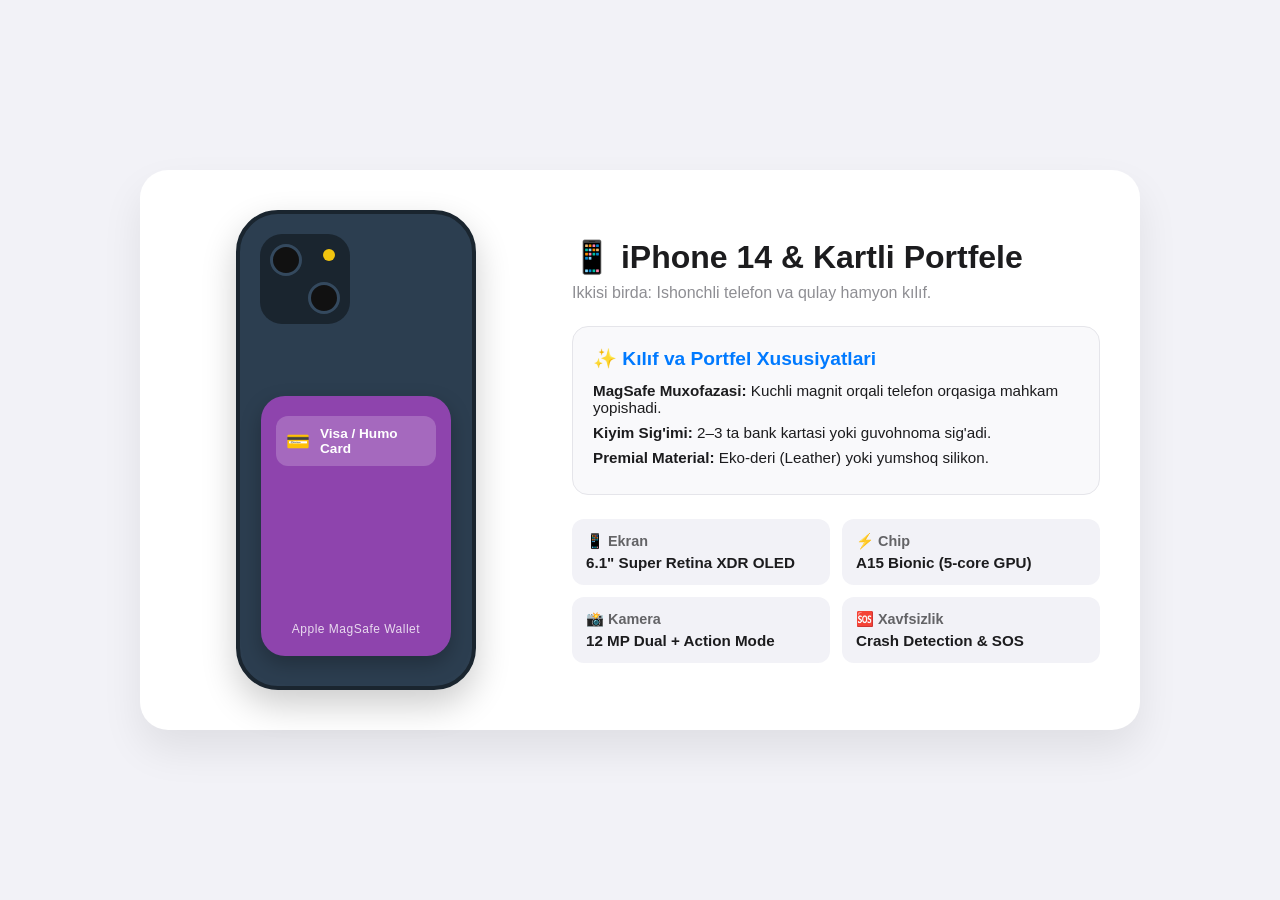
<file: iiiiii/impx/index.html>
<!DOCTYPE html>
<html lang="uz">
<head>
    <meta charset="UTF-8">
    <meta name="viewport" content="width=device-width, initial-scale=1.0">
    <title>iPhone 14 Portfeli va Kartlik Kılıf</title>
    <link rel="stylesheet" href="style.css">
</head>
<body>

    <div class="container">
        <!-- Telefon va Kartlik Vizual Qismi -->
        <div class="phone-wrapper">
            <div class="iphone-14">
                <div class="camera-module">
                    <div class="lens lens-1"></div>
                    <div class="lens lens-2"></div>
                    <div class="flash"></div>
                </div>
                <!-- MagSafe Kartlik -->
                <div class="magsafe-wallet">
                    <div class="card-slot">
                        <span class="card-icon">💳</span>
                        <span class="card-text">Visa / Humo Card</span>
                    </div>
                    <p class="wallet-title">Apple MagSafe Wallet</p>
                </div>
            </div>
        </div>

        <!-- Ma'lumot Qismi -->
        <div class="info-wrapper">
            <h1>📱 iPhone 14 & Kartli Portfele</h1>
            <p class="subtitle">Ikkisi birda: Ishonchli telefon va qulay hamyon kılıf.</p>

            <div class="card-info">
                <h2>✨ Kılıf va Portfel Xususiyatlari</h2>
                <ul>
                    <li><strong>MagSafe Muxofazasi:</strong> Kuchli magnit orqali telefon orqasiga mahkam yopishadi.</li>
                    <li><strong>Kiyim Sig'imi:</strong> 2–3 ta bank kartasi yoki guvohnoma sig'adi.</li>
                    <li><strong>Premial Material:</strong> Eko-deri (Leather) yoki yumshoq silikon.</li>
                </ul>
            </div>

            <div class="specs-grid">
                <div class="spec-card">
                    <h3>📱 Ekran</h3>
                    <p>6.1" Super Retina XDR OLED</p>
                </div>
                <div class="spec-card">
                    <h3>⚡ Chip</h3>
                    <p>A15 Bionic (5-core GPU)</p>
                </div>
                <div class="spec-card">
                    <h3>📸 Kamera</h3>
                    <p>12 MP Dual + Action Mode</p>
                </div>
                <div class="spec-card">
                    <h3>🆘 Xavfsizlik</h3>
                    <p>Crash Detection & SOS</p>
                </div>
            </div>
        </div>
    </div>

</body>
</html>
</file>
<file: iiiiii/impx/style.css>
* {
    margin: 0;
    padding: 0;
    box-sizing: border-box;
    font-family: -apple-system, BlinkMacSystemFont, 'SF Pro Display', 'Segoe UI', Roboto, sans-serif;
}

body {
    background-color: #f2f2f7;
    color: #1c1c1e;
    display: flex;
    justify-content: center;
    align-items: center;
    min-height: 100vh;
    padding: 20px;
}

.container {
    display: flex;
    flex-wrap: wrap;
    gap: 40px;
    max-width: 1000px;
    width: 100%;
    background: #ffffff;
    padding: 40px;
    border-radius: 28px;
    box-shadow: 0 20px 40px rgba(0,0,0,0.08);
    align-items: center;
}

/* Telefon Maketi (iPhone 14) */
.phone-wrapper {
    flex: 1;
    min-width: 280px;
    display: flex;
    justify-content: center;
}

.iphone-14 {
    width: 240px;
    height: 480px;
    background: #2c3e50; /* iPhone Midnight Rangi */
    border-radius: 42px;
    position: relative;
    padding: 15px;
    border: 4px solid #1a252f;
    box-shadow: 0 15px 35px rgba(0,0,0,0.2);
}

/* Kamera Qismi */
.camera-module {
    width: 90px;
    height: 90px;
    background: #1a252f;
    border-radius: 22px;
    position: absolute;
    top: 20px;
    left: 20px;
    padding: 10px;
}

.lens {
    width: 32px;
    height: 32px;
    background: #111;
    border: 3px solid #34495e;
    border-radius: 50%;
    position: absolute;
}

.lens-1 { top: 10px; left: 10px; }
.lens-2 { bottom: 10px; right: 10px; }

.flash {
    width: 12px;
    height: 12px;
    background: #f1c40f;
    border-radius: 50%;
    position: absolute;
    top: 15px;
    right: 15px;
}

/* MagSafe Kartlik (Wallet) */
.magsafe-wallet {
    width: 190px;
    height: 260px;
    background: #8e44ad; /* Binafsha Leather Wallet */
    border-radius: 24px;
    position: absolute;
    bottom: 30px;
    left: 50%;
    transform: translateX(-50%);
    box-shadow: 0 8px 20px rgba(0,0,0,0.25);
    display: flex;
    flex-direction: column;
    justify-content: space-between;
    padding: 20px 15px;
    transition: transform 0.3s ease;
}

.magsafe-wallet:hover {
    transform: translateX(-50%) translateY(-5px);
}

.card-slot {
    background: rgba(255, 255, 255, 0.2);
    padding: 10px;
    border-radius: 12px;
    display: flex;
    align-items: center;
    gap: 10px;
    color: white;
}

.card-icon { font-size: 1.2rem; }
.card-text { font-size: 0.85rem; font-weight: 600; }

.wallet-title {
    color: rgba(255, 255, 255, 0.8);
    font-size: 0.75rem;
    text-align: center;
    letter-spacing: 0.5px;
}

/* Ma'lumot Matnlari */
.info-wrapper {
    flex: 1.5;
    min-width: 300px;
}

.info-wrapper h1 {
    font-size: 2rem;
    margin-bottom: 8px;
}

.subtitle {
    color: #8e8e93;
    margin-bottom: 24px;
}

.card-info {
    background: #f9f9fb;
    padding: 20px;
    border-radius: 16px;
    margin-bottom: 24px;
    border: 1px solid #e5e5ea;
}

.card-info h2 {
    font-size: 1.2rem;
    margin-bottom: 12px;
    color: #007aff;
}

.card-info ul {
    list-style: none;
}

.card-info li {
    margin-bottom: 8px;
    font-size: 0.95rem;
}

/* Grid Ko'rinishidagi Xususiyatlar */
.specs-grid {
    display: grid;
    grid-template-columns: repeat(2, 1fr);
    gap: 12px;
}

.spec-card {
    background: #f2f2f7;
    padding: 14px;
    border-radius: 12px;
}

.spec-card h3 {
    font-size: 0.9rem;
    color: #636366;
    margin-bottom: 4px;
}

.spec-card p {
    font-size: 0.95rem;
    font-weight: 600;
}
</file>
